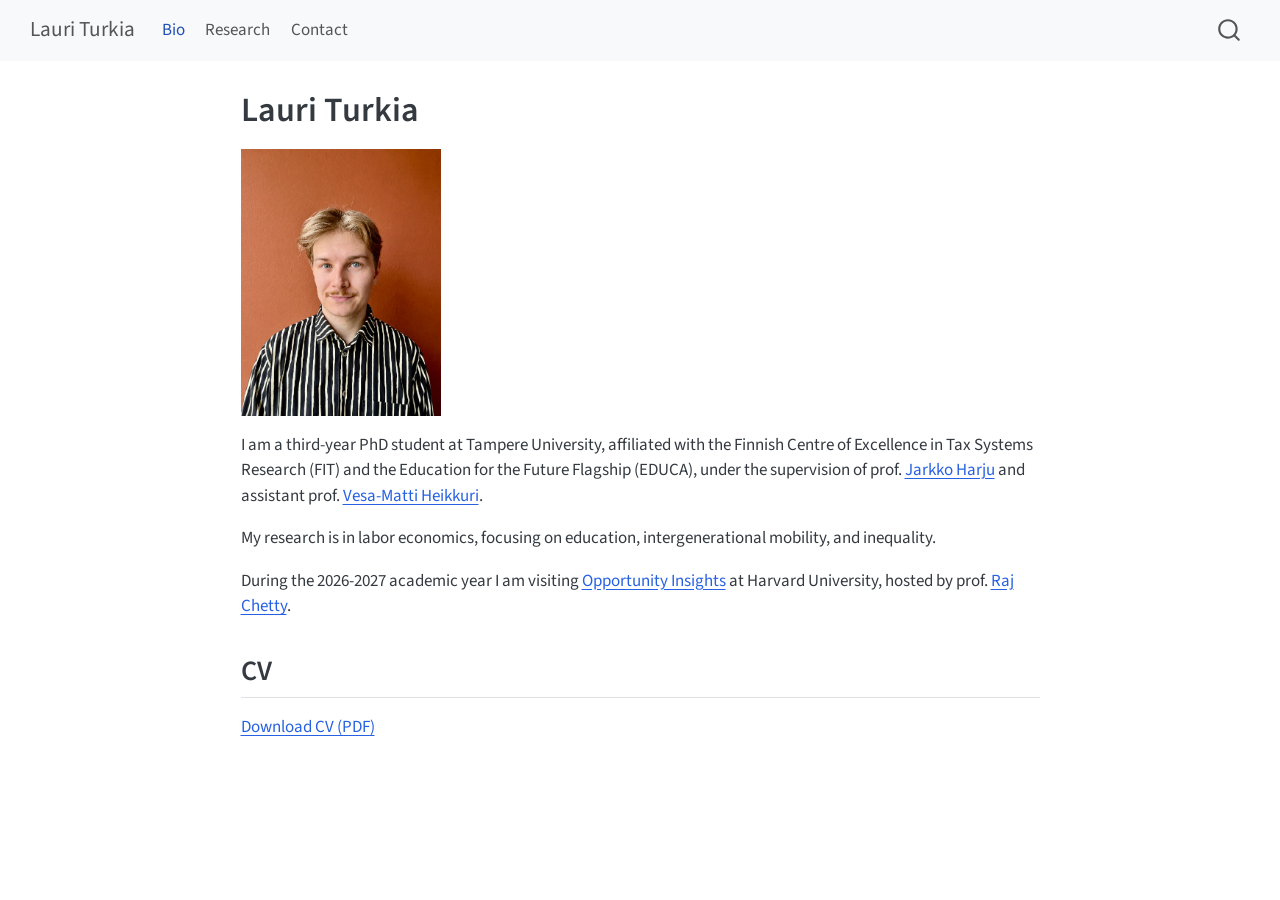
<file: docs/index.html>
<!DOCTYPE html>
<html xmlns="http://www.w3.org/1999/xhtml" lang="en" xml:lang="en"><head>

<meta charset="utf-8">
<meta name="generator" content="quarto-1.10.18">

<meta name="viewport" content="width=device-width, initial-scale=1.0, user-scalable=yes">

<meta name="description" content="Lauri Turkia is a PhD candidate in economics at Tampere University, currently visiting Opportunity Insights at Harvard University.">

<title>Lauri Turkia</title>
<style>
/* Default styles provided by pandoc.
** See https://pandoc.org/MANUAL.html#variables-for-html for config info.
*/
span.smallcaps{font-variant: small-caps;}
div.columns{display: flex; gap: 1.5em;}
div.column{flex: auto;}
@media screen {
div.columns{gap: min(4vw, 1.5em);}
div.column{overflow-x: auto;}
}
div.hanging-indent{margin-left: 1.5em; text-indent: -1.5em;}
ul.task-list{list-style: none;}
ul.task-list li input[type="checkbox"] {
  width: 0.8em;
  margin: 0 0.8em 0.2em -1em; /* quarto-specific, see https://github.com/quarto-dev/quarto-cli/issues/4556 */ 
  vertical-align: middle;
}
</style>


<script src="site_libs/quarto-nav/quarto-nav.js"></script>
<script src="site_libs/quarto-nav/headroom.min.js"></script>
<script src="site_libs/clipboard/clipboard.min.js"></script>
<script src="site_libs/quarto-search/autocomplete.umd.js"></script>
<script src="site_libs/quarto-search/fuse.min.js"></script>
<script src="site_libs/quarto-search/quarto-search.js"></script>
<meta name="quarto:offset" content="./">
<link href="./favicon.svg" rel="icon" type="image/svg+xml">
<script src="site_libs/quarto-html/quarto.js" type="module"></script>
<script src="site_libs/quarto-html/tabsets/tabsets.js" type="module"></script>
<script src="site_libs/quarto-html/popper.min.js"></script>
<script src="site_libs/quarto-html/tippy.umd.min.js"></script>
<script src="site_libs/quarto-html/anchor.min.js"></script>
<link href="site_libs/quarto-html/tippy.css" rel="stylesheet">
<link href="site_libs/quarto-html/quarto-syntax-highlighting-64a204ab8560d761af7679ceaba22944.css" rel="stylesheet" id="quarto-text-highlighting-styles">
<script src="site_libs/bootstrap/bootstrap.min.js"></script>
<link href="site_libs/bootstrap/bootstrap-icons.css" rel="stylesheet">
<link href="site_libs/bootstrap/bootstrap-445b8638c3d06994fee0907d791121c4.min.css" rel="stylesheet" append-hash="true" id="quarto-bootstrap" data-mode="light">
<script id="quarto-search-options" type="application/json">{
  "location": "navbar",
  "copy-button": false,
  "collapse-after": 3,
  "panel-placement": "end",
  "type": "overlay",
  "limit": 50,
  "keyboard-shortcut": [
    "f",
    "/",
    "s"
  ],
  "show-item-context": false,
  "language": {
    "search-no-results-text": "No results",
    "search-matching-documents-text": "matching documents",
    "search-copy-link-title": "Copy link to search",
    "search-hide-matches-text": "Hide additional matches",
    "search-more-match-text": "more match in this document",
    "search-more-matches-text": "more matches in this document",
    "search-clear-button-title": "Clear",
    "search-text-placeholder": "",
    "search-detached-cancel-button-title": "Cancel",
    "search-submit-button-title": "Submit",
    "search-label": "Search"
  }
}</script>
<meta name="google-site-verification" content="ysDZIbPAjcuMIxmdRklNIDM61VozTnlJfnB-rKzfzew">


<link rel="stylesheet" href="styles.css">
<meta property="og:title" content="Lauri Turkia">
<meta property="og:description" content="Lauri Turkia is a PhD candidate in economics at Tampere University, currently visiting Opportunity Insights at Harvard University.">
<meta property="og:image" content="https://lateziii.github.io/LauriTurkia.jpg">
<meta property="og:site_name" content="Lauri Turkia">
<meta name="twitter:title" content="Lauri Turkia">
<meta name="twitter:description" content="Lauri Turkia is a PhD candidate in economics at Tampere University, currently visiting Opportunity Insights at Harvard University.">
<meta name="twitter:image" content="https://lateziii.github.io/LauriTurkia.jpg">
<meta name="twitter:card" content="summary_large_image">
</head>

<body class="nav-fixed fullcontent quarto-light">

<div id="quarto-search-results"></div>
  <header id="quarto-header" class="headroom fixed-top">
    <nav class="navbar navbar-expand-lg " data-bs-theme="dark">
      <div class="navbar-container container-fluid">
      <div class="navbar-brand-container mx-auto">
    <a class="navbar-brand" href="./index.html">
    <span class="navbar-title">Lauri Turkia</span>
    </a>
  </div>
            <div id="quarto-search" class="" title="Search"></div>
          <button class="navbar-toggler" type="button" data-bs-toggle="collapse" data-bs-target="#navbarCollapse" aria-controls="navbarCollapse" role="menu" aria-expanded="false" aria-label="Toggle navigation" onclick="if (window.quartoToggleHeadroom) { window.quartoToggleHeadroom(); }">
  <span class="navbar-toggler-icon"></span>
</button>
          <div class="collapse navbar-collapse" id="navbarCollapse">
            <ul class="navbar-nav navbar-nav-scroll me-auto">
  <li class="nav-item">
    <a class="nav-link active" href="./index.html" aria-current="page"> 
<span class="menu-text">Bio</span></a>
  </li>  
  <li class="nav-item">
    <a class="nav-link" href="./research.html"> 
<span class="menu-text">Research</span></a>
  </li>  
  <li class="nav-item">
    <a class="nav-link" href="./contact.html"> 
<span class="menu-text">Contact</span></a>
  </li>  
</ul>
          </div> <!-- /navcollapse -->
            <div class="quarto-navbar-tools">
</div>
      </div> <!-- /container-fluid -->
    </nav>
</header>
<!-- content -->
<div id="quarto-content" class="quarto-container page-columns page-rows-contents page-layout-article page-navbar">
<!-- sidebar -->
<!-- margin-sidebar -->
    
<!-- main -->
<main class="content" id="quarto-document-content">

<header id="title-block-header" class="quarto-title-block default">
<div class="quarto-title">
<h1 class="title">Lauri Turkia</h1>
</div>

<div>
  <div class="description">
    Lauri Turkia is a PhD candidate in economics at Tampere University, currently visiting Opportunity Insights at Harvard University.
  </div>
</div>


<div class="quarto-title-meta">

    
  
    
  </div>
  


</header>


<p><img src="LauriTurkia.jpg" class="img-fluid" width="200"></p>
<p>I am a third-year PhD student at Tampere University, affiliated with the Finnish Centre of Excellence in Tax Systems Research (FIT) and the Education for the Future Flagship (EDUCA), under the supervision of prof. <a href="https://sites.google.com/view/jarkkoharju/home">Jarkko Harju</a> and assistant prof. <a href="https://www.vesamattiheikkuri.com">Vesa-Matti Heikkuri</a>.</p>
<p>My research is in labor economics, focusing on education, intergenerational mobility, and inequality.</p>
<p>During the 2026-2027 academic year I am visiting <a href="https://opportunityinsights.org/">Opportunity Insights</a> at Harvard University, hosted by prof. <a href="https://rajchetty.com/">Raj Chetty</a>.</p>
<section id="cv" class="level2">
<h2 class="anchored" data-anchor-id="cv">CV</h2>
<p><a href="cv.pdf">Download CV (PDF)</a></p>


</section>

</main> <!-- /main -->
<script id="quarto-html-after-body" type="application/javascript">
  window.document.addEventListener("DOMContentLoaded", function (event) {
    const icon = "";
    const anchorJS = new window.AnchorJS();
    anchorJS.options = {
      placement: 'right',
      icon: icon
    };
    anchorJS.add('.anchored');
    const isCodeAnnotation = (el) => {
      for (const clz of el.classList) {
        if (clz.startsWith('code-annotation-')) {                     
          return true;
        }
      }
      return false;
    }
    const onCopySuccess = function(e) {
      // button target
      const button = e.trigger;
      // don't keep focus
      button.blur();
      // flash "checked"
      button.classList.add('code-copy-button-checked');
      var currentTitle = button.getAttribute("title");
      button.setAttribute("title", "Copied!");
      let tooltip;
      if (window.bootstrap) {
        button.setAttribute("data-bs-toggle", "tooltip");
        button.setAttribute("data-bs-placement", "left");
        button.setAttribute("data-bs-title", "Copied!");
        tooltip = new bootstrap.Tooltip(button, 
          { trigger: "manual", 
            customClass: "code-copy-button-tooltip",
            offset: [0, -8]});
        tooltip.show();    
      }
      setTimeout(function() {
        if (tooltip) {
          tooltip.hide();
          button.removeAttribute("data-bs-title");
          button.removeAttribute("data-bs-toggle");
          button.removeAttribute("data-bs-placement");
        }
        button.setAttribute("title", currentTitle);
        button.classList.remove('code-copy-button-checked');
      }, 1000);
      // clear code selection
      e.clearSelection();
    }
    const getTextToCopy = function(trigger) {
      const outerScaffold = trigger.parentElement.cloneNode(true);
      const codeEl = outerScaffold.querySelector('code');
      for (const childEl of codeEl.children) {
        if (isCodeAnnotation(childEl)) {
          childEl.remove();
        }
      }
      return codeEl.innerText;
    }
    const clipboard = new window.ClipboardJS('.code-copy-button:not([data-in-quarto-modal])', {
      text: getTextToCopy
    });
    clipboard.on('success', onCopySuccess);
    if (window.document.getElementById('quarto-embedded-source-code-modal')) {
      const clipboardModal = new window.ClipboardJS('.code-copy-button[data-in-quarto-modal]', {
        text: getTextToCopy,
        container: window.document.getElementById('quarto-embedded-source-code-modal')
      });
      clipboardModal.on('success', onCopySuccess);
    }
      var localhostRegex = new RegExp(/^(?:http|https):\/\/localhost\:?[0-9]*\//);
      var mailtoRegex = new RegExp(/^mailto:/);
        var filterRegex = new RegExp("https:\/\/lateziii\.github\.io");
      var isInternal = (href) => {
          return filterRegex.test(href) || localhostRegex.test(href) || mailtoRegex.test(href);
      }
      // Inspect non-navigation links and adorn them if external
     var links = window.document.querySelectorAll('a[href]:not(.nav-link):not(.navbar-brand):not(.toc-action):not(.sidebar-link):not(.sidebar-item-toggle):not(.pagination-link):not(.no-external):not([aria-hidden]):not(.dropdown-item):not(.quarto-navigation-tool):not(.about-link)');
      for (var i=0; i<links.length; i++) {
        const link = links[i];
        if (!isInternal(link.href)) {
          // undo the damage that might have been done by quarto-nav.js in the case of
          // links that we want to consider external
          if (link.dataset.originalHref !== undefined) {
            link.href = link.dataset.originalHref;
          }
        }
      }
    function tippyHover(el, contentFn, onTriggerFn, onUntriggerFn) {
      const config = {
        allowHTML: true,
        maxWidth: 500,
        delay: 100,
        arrow: false,
        appendTo: function(el) {
            return el.parentElement;
        },
        interactive: true,
        interactiveBorder: 10,
        theme: 'quarto',
        placement: 'bottom-start',
      };
      if (contentFn) {
        config.content = contentFn;
      }
      if (onTriggerFn) {
        config.onTrigger = onTriggerFn;
      }
      if (onUntriggerFn) {
        config.onUntrigger = onUntriggerFn;
      }
      window.tippy(el, config); 
    }
    const noterefs = window.document.querySelectorAll('a[role="doc-noteref"]');
    for (var i=0; i<noterefs.length; i++) {
      const ref = noterefs[i];
      tippyHover(ref, function() {
        // use id or data attribute instead here
        let href = ref.getAttribute('data-footnote-href') || ref.getAttribute('href');
        try { href = new URL(href).hash; } catch {}
        const id = href.replace(/^#\/?/, "");
        const note = window.document.getElementById(id);
        if (note) {
          return note.innerHTML;
        } else {
          return "";
        }
      });
    }
    const xrefs = window.document.querySelectorAll('a.quarto-xref');
    const processXRef = (id, note) => {
      // Strip column container classes
      const stripColumnClz = (el) => {
        el.classList.remove("page-full", "page-columns");
        if (el.children) {
          for (const child of el.children) {
            stripColumnClz(child);
          }
        }
      }
      stripColumnClz(note)
      if (id === null || id.startsWith('sec-')) {
        // Special case sections, only their first couple elements
        const container = document.createElement("div");
        if (note.children && note.children.length > 2) {
          container.appendChild(note.children[0].cloneNode(true));
          for (let i = 1; i < note.children.length; i++) {
            const child = note.children[i];
            if (child.tagName === "P" && child.innerText === "") {
              continue;
            } else {
              container.appendChild(child.cloneNode(true));
              break;
            }
          }
          if (window.Quarto?.typesetMath) {
            window.Quarto.typesetMath(container);
          }
          return container.innerHTML
        } else {
          if (window.Quarto?.typesetMath) {
            window.Quarto.typesetMath(note);
          }
          return note.innerHTML;
        }
      } else {
        // Remove any anchor links if they are present
        const anchorLink = note.querySelector('a.anchorjs-link');
        if (anchorLink) {
          anchorLink.remove();
        }
        if (window.Quarto?.typesetMath) {
          window.Quarto.typesetMath(note);
        }
        if (note.classList.contains("callout")) {
          return note.outerHTML;
        } else {
          return note.innerHTML;
        }
      }
    }
    for (var i=0; i<xrefs.length; i++) {
      const xref = xrefs[i];
      tippyHover(xref, undefined, function(instance) {
        instance.disable();
        let url = xref.getAttribute('href');
        let hash = undefined; 
        if (url.startsWith('#')) {
          hash = url;
        } else {
          try { hash = new URL(url).hash; } catch {}
        }
        if (hash) {
          const id = hash.replace(/^#\/?/, "");
          const note = window.document.getElementById(id);
          if (note !== null) {
            try {
              const html = processXRef(id, note.cloneNode(true));
              instance.setContent(html);
            } finally {
              instance.enable();
              instance.show();
            }
          } else {
            // See if we can fetch this
            fetch(url.split('#')[0])
            .then(res => res.text())
            .then(html => {
              const parser = new DOMParser();
              const htmlDoc = parser.parseFromString(html, "text/html");
              const note = htmlDoc.getElementById(id);
              if (note !== null) {
                const html = processXRef(id, note);
                instance.setContent(html);
              } 
            }).finally(() => {
              instance.enable();
              instance.show();
            });
          }
        } else {
          // See if we can fetch a full url (with no hash to target)
          // This is a special case and we should probably do some content thinning / targeting
          fetch(url)
          .then(res => res.text())
          .then(html => {
            const parser = new DOMParser();
            const htmlDoc = parser.parseFromString(html, "text/html");
            const note = htmlDoc.querySelector('main.content');
            if (note !== null) {
              // This should only happen for chapter cross references
              // (since there is no id in the URL)
              // remove the first header
              if (note.children.length > 0 && note.children[0].tagName === "HEADER") {
                note.children[0].remove();
              }
              const html = processXRef(null, note);
              instance.setContent(html);
            } 
          }).finally(() => {
            instance.enable();
            instance.show();
          });
        }
      }, function(instance) {
      });
    }
        let selectedAnnoteEl;
        const selectorForAnnotation = ( cell, annotation) => {
          let cellAttr = 'data-code-cell="' + cell + '"';
          let lineAttr = 'data-code-annotation="' +  annotation + '"';
          const selector = 'span[' + cellAttr + '][' + lineAttr + ']';
          return selector;
        }
        const selectCodeLines = (annoteEl) => {
          const doc = window.document;
          const targetCell = annoteEl.getAttribute("data-target-cell");
          const targetAnnotation = annoteEl.getAttribute("data-target-annotation");
          const annoteSpan = window.document.querySelector(selectorForAnnotation(targetCell, targetAnnotation));
          const lines = annoteSpan.getAttribute("data-code-lines").split(",");
          const lineIds = lines.map((line) => {
            return targetCell + "-" + line;
          })
          let top = null;
          let height = null;
          let parent = null;
          if (lineIds.length > 0) {
              //compute the position of the single el (top and bottom and make a div)
              const el = window.document.getElementById(lineIds[0]);
              top = el.offsetTop;
              height = el.offsetHeight;
              parent = el.parentElement.parentElement;
            if (lineIds.length > 1) {
              const lastEl = window.document.getElementById(lineIds[lineIds.length - 1]);
              const bottom = lastEl.offsetTop + lastEl.offsetHeight;
              height = bottom - top;
            }
            if (top !== null && height !== null && parent !== null) {
              // cook up a div (if necessary) and position it 
              let div = window.document.getElementById("code-annotation-line-highlight");
              if (div === null) {
                div = window.document.createElement("div");
                div.setAttribute("id", "code-annotation-line-highlight");
                div.style.position = 'absolute';
                parent.appendChild(div);
              }
              div.style.top = top - 2 + "px";
              div.style.height = height + 4 + "px";
              div.style.left = 0;
              let gutterDiv = window.document.getElementById("code-annotation-line-highlight-gutter");
              if (gutterDiv === null) {
                gutterDiv = window.document.createElement("div");
                gutterDiv.setAttribute("id", "code-annotation-line-highlight-gutter");
                gutterDiv.style.position = 'absolute';
                const codeCell = window.document.getElementById(targetCell);
                const gutter = codeCell.querySelector('.code-annotation-gutter');
                gutter.appendChild(gutterDiv);
              }
              gutterDiv.style.top = top - 2 + "px";
              gutterDiv.style.height = height + 4 + "px";
            }
            selectedAnnoteEl = annoteEl;
          }
        };
        const unselectCodeLines = () => {
          const elementsIds = ["code-annotation-line-highlight", "code-annotation-line-highlight-gutter"];
          elementsIds.forEach((elId) => {
            const div = window.document.getElementById(elId);
            if (div) {
              div.remove();
            }
          });
          selectedAnnoteEl = undefined;
        };
          // Handle positioning of the toggle
      window.addEventListener(
        "resize",
        throttle(() => {
          elRect = undefined;
          if (selectedAnnoteEl) {
            selectCodeLines(selectedAnnoteEl);
          }
        }, 10)
      );
      function throttle(fn, ms) {
      let throttle = false;
      let timer;
        return (...args) => {
          if(!throttle) { // first call gets through
              fn.apply(this, args);
              throttle = true;
          } else { // all the others get throttled
              if(timer) clearTimeout(timer); // cancel #2
              timer = setTimeout(() => {
                fn.apply(this, args);
                timer = throttle = false;
              }, ms);
          }
        };
      }
        // Attach click handler to the DT
        const annoteDls = window.document.querySelectorAll('dt[data-target-cell]');
        for (const annoteDlNode of annoteDls) {
          annoteDlNode.addEventListener('click', (event) => {
            const clickedEl = event.target;
            if (clickedEl !== selectedAnnoteEl) {
              unselectCodeLines();
              const activeEl = window.document.querySelector('dt[data-target-cell].code-annotation-active');
              if (activeEl) {
                activeEl.classList.remove('code-annotation-active');
              }
              selectCodeLines(clickedEl);
              clickedEl.classList.add('code-annotation-active');
            } else {
              // Unselect the line
              unselectCodeLines();
              clickedEl.classList.remove('code-annotation-active');
            }
          });
        }
    const findCites = (el) => {
      const parentEl = el.parentElement;
      if (parentEl) {
        const cites = parentEl.dataset.cites;
        if (cites) {
          return {
            el,
            cites: cites.split(' ')
          };
        } else {
          return findCites(el.parentElement)
        }
      } else {
        return undefined;
      }
    };
    var bibliorefs = window.document.querySelectorAll('a[role="doc-biblioref"]');
    for (var i=0; i<bibliorefs.length; i++) {
      const ref = bibliorefs[i];
      const citeInfo = findCites(ref);
      if (citeInfo) {
        tippyHover(citeInfo.el, function() {
          var popup = window.document.createElement('div');
          citeInfo.cites.forEach(function(cite) {
            var citeDiv = window.document.createElement('div');
            citeDiv.classList.add('hanging-indent');
            citeDiv.classList.add('csl-entry');
            var biblioDiv = window.document.getElementById('ref-' + cite);
            if (biblioDiv) {
              citeDiv.innerHTML = biblioDiv.innerHTML;
            }
            popup.appendChild(citeDiv);
          });
          return popup.innerHTML;
        });
      }
    }
  });
  </script>
</div> <!-- /content -->




</body></html>
</file>
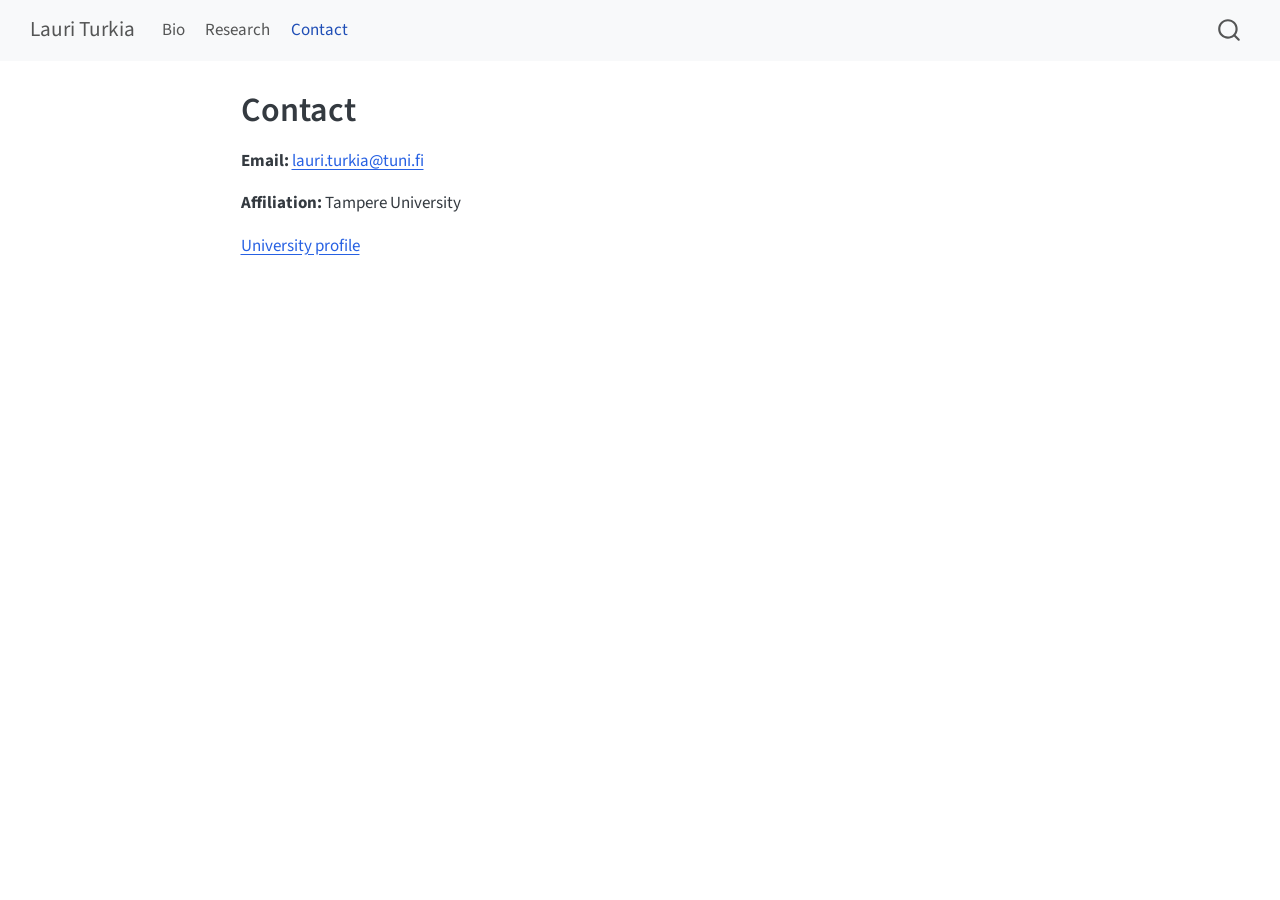
<file: docs/contact.html>
<!DOCTYPE html>
<html xmlns="http://www.w3.org/1999/xhtml" lang="en" xml:lang="en"><head>

<meta charset="utf-8">
<meta name="generator" content="quarto-1.10.18">

<meta name="viewport" content="width=device-width, initial-scale=1.0, user-scalable=yes">

<meta name="description" content="Contact details and links for Lauri Turkia.">

<title>Contact – Lauri Turkia</title>
<style>
/* Default styles provided by pandoc.
** See https://pandoc.org/MANUAL.html#variables-for-html for config info.
*/
span.smallcaps{font-variant: small-caps;}
div.columns{display: flex; gap: 1.5em;}
div.column{flex: auto;}
@media screen {
div.columns{gap: min(4vw, 1.5em);}
div.column{overflow-x: auto;}
}
div.hanging-indent{margin-left: 1.5em; text-indent: -1.5em;}
ul.task-list{list-style: none;}
ul.task-list li input[type="checkbox"] {
  width: 0.8em;
  margin: 0 0.8em 0.2em -1em; /* quarto-specific, see https://github.com/quarto-dev/quarto-cli/issues/4556 */ 
  vertical-align: middle;
}
</style>


<script src="site_libs/quarto-nav/quarto-nav.js"></script>
<script src="site_libs/quarto-nav/headroom.min.js"></script>
<script src="site_libs/clipboard/clipboard.min.js"></script>
<script src="site_libs/quarto-search/autocomplete.umd.js"></script>
<script src="site_libs/quarto-search/fuse.min.js"></script>
<script src="site_libs/quarto-search/quarto-search.js"></script>
<meta name="quarto:offset" content="./">
<link href="./favicon.svg" rel="icon" type="image/svg+xml">
<script src="site_libs/quarto-html/quarto.js" type="module"></script>
<script src="site_libs/quarto-html/tabsets/tabsets.js" type="module"></script>
<script src="site_libs/quarto-html/popper.min.js"></script>
<script src="site_libs/quarto-html/tippy.umd.min.js"></script>
<script src="site_libs/quarto-html/anchor.min.js"></script>
<link href="site_libs/quarto-html/tippy.css" rel="stylesheet">
<link href="site_libs/quarto-html/quarto-syntax-highlighting-64a204ab8560d761af7679ceaba22944.css" rel="stylesheet" id="quarto-text-highlighting-styles">
<script src="site_libs/bootstrap/bootstrap.min.js"></script>
<link href="site_libs/bootstrap/bootstrap-icons.css" rel="stylesheet">
<link href="site_libs/bootstrap/bootstrap-445b8638c3d06994fee0907d791121c4.min.css" rel="stylesheet" append-hash="true" id="quarto-bootstrap" data-mode="light">
<script id="quarto-search-options" type="application/json">{
  "location": "navbar",
  "copy-button": false,
  "collapse-after": 3,
  "panel-placement": "end",
  "type": "overlay",
  "limit": 50,
  "keyboard-shortcut": [
    "f",
    "/",
    "s"
  ],
  "show-item-context": false,
  "language": {
    "search-no-results-text": "No results",
    "search-matching-documents-text": "matching documents",
    "search-copy-link-title": "Copy link to search",
    "search-hide-matches-text": "Hide additional matches",
    "search-more-match-text": "more match in this document",
    "search-more-matches-text": "more matches in this document",
    "search-clear-button-title": "Clear",
    "search-text-placeholder": "",
    "search-detached-cancel-button-title": "Cancel",
    "search-submit-button-title": "Submit",
    "search-label": "Search"
  }
}</script>
<meta name="google-site-verification" content="ysDZIbPAjcuMIxmdRklNIDM61VozTnlJfnB-rKzfzew">


<link rel="stylesheet" href="styles.css">
<meta property="og:title" content="Contact – Lauri Turkia">
<meta property="og:description" content="Contact details and links for Lauri Turkia.">
<meta property="og:image" content="https://lateziii.github.io/LauriTurkia.jpg">
<meta property="og:site_name" content="Lauri Turkia">
<meta name="twitter:title" content="Contact – Lauri Turkia">
<meta name="twitter:description" content="Contact details and links for Lauri Turkia.">
<meta name="twitter:image" content="https://lateziii.github.io/LauriTurkia.jpg">
<meta name="twitter:card" content="summary_large_image">
</head>

<body class="nav-fixed fullcontent quarto-light">

<div id="quarto-search-results"></div>
  <header id="quarto-header" class="headroom fixed-top">
    <nav class="navbar navbar-expand-lg " data-bs-theme="dark">
      <div class="navbar-container container-fluid">
      <div class="navbar-brand-container mx-auto">
    <a class="navbar-brand" href="./index.html">
    <span class="navbar-title">Lauri Turkia</span>
    </a>
  </div>
            <div id="quarto-search" class="" title="Search"></div>
          <button class="navbar-toggler" type="button" data-bs-toggle="collapse" data-bs-target="#navbarCollapse" aria-controls="navbarCollapse" role="menu" aria-expanded="false" aria-label="Toggle navigation" onclick="if (window.quartoToggleHeadroom) { window.quartoToggleHeadroom(); }">
  <span class="navbar-toggler-icon"></span>
</button>
          <div class="collapse navbar-collapse" id="navbarCollapse">
            <ul class="navbar-nav navbar-nav-scroll me-auto">
  <li class="nav-item">
    <a class="nav-link" href="./index.html"> 
<span class="menu-text">Bio</span></a>
  </li>  
  <li class="nav-item">
    <a class="nav-link" href="./research.html"> 
<span class="menu-text">Research</span></a>
  </li>  
  <li class="nav-item">
    <a class="nav-link active" href="./contact.html" aria-current="page"> 
<span class="menu-text">Contact</span></a>
  </li>  
</ul>
          </div> <!-- /navcollapse -->
            <div class="quarto-navbar-tools">
</div>
      </div> <!-- /container-fluid -->
    </nav>
</header>
<!-- content -->
<div id="quarto-content" class="quarto-container page-columns page-rows-contents page-layout-article page-navbar">
<!-- sidebar -->
<!-- margin-sidebar -->
    
<!-- main -->
<main class="content" id="quarto-document-content">

<header id="title-block-header" class="quarto-title-block default">
<div class="quarto-title">
<h1 class="title">Contact</h1>
</div>

<div>
  <div class="description">
    Contact details and links for Lauri Turkia.
  </div>
</div>


<div class="quarto-title-meta">

    
  
    
  </div>
  


</header>


<p><strong>Email:</strong> <a href="mailto:lauri.turkia@tuni.fi">lauri.turkia@tuni.fi</a></p>
<p><strong>Affiliation:</strong> Tampere University</p>
<p><a href="https://www.tuni.fi/fi/ihmiset/lauri-turkia">University profile</a></p>



</main> <!-- /main -->
<script id="quarto-html-after-body" type="application/javascript">
  window.document.addEventListener("DOMContentLoaded", function (event) {
    const icon = "";
    const anchorJS = new window.AnchorJS();
    anchorJS.options = {
      placement: 'right',
      icon: icon
    };
    anchorJS.add('.anchored');
    const isCodeAnnotation = (el) => {
      for (const clz of el.classList) {
        if (clz.startsWith('code-annotation-')) {                     
          return true;
        }
      }
      return false;
    }
    const onCopySuccess = function(e) {
      // button target
      const button = e.trigger;
      // don't keep focus
      button.blur();
      // flash "checked"
      button.classList.add('code-copy-button-checked');
      var currentTitle = button.getAttribute("title");
      button.setAttribute("title", "Copied!");
      let tooltip;
      if (window.bootstrap) {
        button.setAttribute("data-bs-toggle", "tooltip");
        button.setAttribute("data-bs-placement", "left");
        button.setAttribute("data-bs-title", "Copied!");
        tooltip = new bootstrap.Tooltip(button, 
          { trigger: "manual", 
            customClass: "code-copy-button-tooltip",
            offset: [0, -8]});
        tooltip.show();    
      }
      setTimeout(function() {
        if (tooltip) {
          tooltip.hide();
          button.removeAttribute("data-bs-title");
          button.removeAttribute("data-bs-toggle");
          button.removeAttribute("data-bs-placement");
        }
        button.setAttribute("title", currentTitle);
        button.classList.remove('code-copy-button-checked');
      }, 1000);
      // clear code selection
      e.clearSelection();
    }
    const getTextToCopy = function(trigger) {
      const outerScaffold = trigger.parentElement.cloneNode(true);
      const codeEl = outerScaffold.querySelector('code');
      for (const childEl of codeEl.children) {
        if (isCodeAnnotation(childEl)) {
          childEl.remove();
        }
      }
      return codeEl.innerText;
    }
    const clipboard = new window.ClipboardJS('.code-copy-button:not([data-in-quarto-modal])', {
      text: getTextToCopy
    });
    clipboard.on('success', onCopySuccess);
    if (window.document.getElementById('quarto-embedded-source-code-modal')) {
      const clipboardModal = new window.ClipboardJS('.code-copy-button[data-in-quarto-modal]', {
        text: getTextToCopy,
        container: window.document.getElementById('quarto-embedded-source-code-modal')
      });
      clipboardModal.on('success', onCopySuccess);
    }
      var localhostRegex = new RegExp(/^(?:http|https):\/\/localhost\:?[0-9]*\//);
      var mailtoRegex = new RegExp(/^mailto:/);
        var filterRegex = new RegExp("https:\/\/lateziii\.github\.io");
      var isInternal = (href) => {
          return filterRegex.test(href) || localhostRegex.test(href) || mailtoRegex.test(href);
      }
      // Inspect non-navigation links and adorn them if external
     var links = window.document.querySelectorAll('a[href]:not(.nav-link):not(.navbar-brand):not(.toc-action):not(.sidebar-link):not(.sidebar-item-toggle):not(.pagination-link):not(.no-external):not([aria-hidden]):not(.dropdown-item):not(.quarto-navigation-tool):not(.about-link)');
      for (var i=0; i<links.length; i++) {
        const link = links[i];
        if (!isInternal(link.href)) {
          // undo the damage that might have been done by quarto-nav.js in the case of
          // links that we want to consider external
          if (link.dataset.originalHref !== undefined) {
            link.href = link.dataset.originalHref;
          }
        }
      }
    function tippyHover(el, contentFn, onTriggerFn, onUntriggerFn) {
      const config = {
        allowHTML: true,
        maxWidth: 500,
        delay: 100,
        arrow: false,
        appendTo: function(el) {
            return el.parentElement;
        },
        interactive: true,
        interactiveBorder: 10,
        theme: 'quarto',
        placement: 'bottom-start',
      };
      if (contentFn) {
        config.content = contentFn;
      }
      if (onTriggerFn) {
        config.onTrigger = onTriggerFn;
      }
      if (onUntriggerFn) {
        config.onUntrigger = onUntriggerFn;
      }
      window.tippy(el, config); 
    }
    const noterefs = window.document.querySelectorAll('a[role="doc-noteref"]');
    for (var i=0; i<noterefs.length; i++) {
      const ref = noterefs[i];
      tippyHover(ref, function() {
        // use id or data attribute instead here
        let href = ref.getAttribute('data-footnote-href') || ref.getAttribute('href');
        try { href = new URL(href).hash; } catch {}
        const id = href.replace(/^#\/?/, "");
        const note = window.document.getElementById(id);
        if (note) {
          return note.innerHTML;
        } else {
          return "";
        }
      });
    }
    const xrefs = window.document.querySelectorAll('a.quarto-xref');
    const processXRef = (id, note) => {
      // Strip column container classes
      const stripColumnClz = (el) => {
        el.classList.remove("page-full", "page-columns");
        if (el.children) {
          for (const child of el.children) {
            stripColumnClz(child);
          }
        }
      }
      stripColumnClz(note)
      if (id === null || id.startsWith('sec-')) {
        // Special case sections, only their first couple elements
        const container = document.createElement("div");
        if (note.children && note.children.length > 2) {
          container.appendChild(note.children[0].cloneNode(true));
          for (let i = 1; i < note.children.length; i++) {
            const child = note.children[i];
            if (child.tagName === "P" && child.innerText === "") {
              continue;
            } else {
              container.appendChild(child.cloneNode(true));
              break;
            }
          }
          if (window.Quarto?.typesetMath) {
            window.Quarto.typesetMath(container);
          }
          return container.innerHTML
        } else {
          if (window.Quarto?.typesetMath) {
            window.Quarto.typesetMath(note);
          }
          return note.innerHTML;
        }
      } else {
        // Remove any anchor links if they are present
        const anchorLink = note.querySelector('a.anchorjs-link');
        if (anchorLink) {
          anchorLink.remove();
        }
        if (window.Quarto?.typesetMath) {
          window.Quarto.typesetMath(note);
        }
        if (note.classList.contains("callout")) {
          return note.outerHTML;
        } else {
          return note.innerHTML;
        }
      }
    }
    for (var i=0; i<xrefs.length; i++) {
      const xref = xrefs[i];
      tippyHover(xref, undefined, function(instance) {
        instance.disable();
        let url = xref.getAttribute('href');
        let hash = undefined; 
        if (url.startsWith('#')) {
          hash = url;
        } else {
          try { hash = new URL(url).hash; } catch {}
        }
        if (hash) {
          const id = hash.replace(/^#\/?/, "");
          const note = window.document.getElementById(id);
          if (note !== null) {
            try {
              const html = processXRef(id, note.cloneNode(true));
              instance.setContent(html);
            } finally {
              instance.enable();
              instance.show();
            }
          } else {
            // See if we can fetch this
            fetch(url.split('#')[0])
            .then(res => res.text())
            .then(html => {
              const parser = new DOMParser();
              const htmlDoc = parser.parseFromString(html, "text/html");
              const note = htmlDoc.getElementById(id);
              if (note !== null) {
                const html = processXRef(id, note);
                instance.setContent(html);
              } 
            }).finally(() => {
              instance.enable();
              instance.show();
            });
          }
        } else {
          // See if we can fetch a full url (with no hash to target)
          // This is a special case and we should probably do some content thinning / targeting
          fetch(url)
          .then(res => res.text())
          .then(html => {
            const parser = new DOMParser();
            const htmlDoc = parser.parseFromString(html, "text/html");
            const note = htmlDoc.querySelector('main.content');
            if (note !== null) {
              // This should only happen for chapter cross references
              // (since there is no id in the URL)
              // remove the first header
              if (note.children.length > 0 && note.children[0].tagName === "HEADER") {
                note.children[0].remove();
              }
              const html = processXRef(null, note);
              instance.setContent(html);
            } 
          }).finally(() => {
            instance.enable();
            instance.show();
          });
        }
      }, function(instance) {
      });
    }
        let selectedAnnoteEl;
        const selectorForAnnotation = ( cell, annotation) => {
          let cellAttr = 'data-code-cell="' + cell + '"';
          let lineAttr = 'data-code-annotation="' +  annotation + '"';
          const selector = 'span[' + cellAttr + '][' + lineAttr + ']';
          return selector;
        }
        const selectCodeLines = (annoteEl) => {
          const doc = window.document;
          const targetCell = annoteEl.getAttribute("data-target-cell");
          const targetAnnotation = annoteEl.getAttribute("data-target-annotation");
          const annoteSpan = window.document.querySelector(selectorForAnnotation(targetCell, targetAnnotation));
          const lines = annoteSpan.getAttribute("data-code-lines").split(",");
          const lineIds = lines.map((line) => {
            return targetCell + "-" + line;
          })
          let top = null;
          let height = null;
          let parent = null;
          if (lineIds.length > 0) {
              //compute the position of the single el (top and bottom and make a div)
              const el = window.document.getElementById(lineIds[0]);
              top = el.offsetTop;
              height = el.offsetHeight;
              parent = el.parentElement.parentElement;
            if (lineIds.length > 1) {
              const lastEl = window.document.getElementById(lineIds[lineIds.length - 1]);
              const bottom = lastEl.offsetTop + lastEl.offsetHeight;
              height = bottom - top;
            }
            if (top !== null && height !== null && parent !== null) {
              // cook up a div (if necessary) and position it 
              let div = window.document.getElementById("code-annotation-line-highlight");
              if (div === null) {
                div = window.document.createElement("div");
                div.setAttribute("id", "code-annotation-line-highlight");
                div.style.position = 'absolute';
                parent.appendChild(div);
              }
              div.style.top = top - 2 + "px";
              div.style.height = height + 4 + "px";
              div.style.left = 0;
              let gutterDiv = window.document.getElementById("code-annotation-line-highlight-gutter");
              if (gutterDiv === null) {
                gutterDiv = window.document.createElement("div");
                gutterDiv.setAttribute("id", "code-annotation-line-highlight-gutter");
                gutterDiv.style.position = 'absolute';
                const codeCell = window.document.getElementById(targetCell);
                const gutter = codeCell.querySelector('.code-annotation-gutter');
                gutter.appendChild(gutterDiv);
              }
              gutterDiv.style.top = top - 2 + "px";
              gutterDiv.style.height = height + 4 + "px";
            }
            selectedAnnoteEl = annoteEl;
          }
        };
        const unselectCodeLines = () => {
          const elementsIds = ["code-annotation-line-highlight", "code-annotation-line-highlight-gutter"];
          elementsIds.forEach((elId) => {
            const div = window.document.getElementById(elId);
            if (div) {
              div.remove();
            }
          });
          selectedAnnoteEl = undefined;
        };
          // Handle positioning of the toggle
      window.addEventListener(
        "resize",
        throttle(() => {
          elRect = undefined;
          if (selectedAnnoteEl) {
            selectCodeLines(selectedAnnoteEl);
          }
        }, 10)
      );
      function throttle(fn, ms) {
      let throttle = false;
      let timer;
        return (...args) => {
          if(!throttle) { // first call gets through
              fn.apply(this, args);
              throttle = true;
          } else { // all the others get throttled
              if(timer) clearTimeout(timer); // cancel #2
              timer = setTimeout(() => {
                fn.apply(this, args);
                timer = throttle = false;
              }, ms);
          }
        };
      }
        // Attach click handler to the DT
        const annoteDls = window.document.querySelectorAll('dt[data-target-cell]');
        for (const annoteDlNode of annoteDls) {
          annoteDlNode.addEventListener('click', (event) => {
            const clickedEl = event.target;
            if (clickedEl !== selectedAnnoteEl) {
              unselectCodeLines();
              const activeEl = window.document.querySelector('dt[data-target-cell].code-annotation-active');
              if (activeEl) {
                activeEl.classList.remove('code-annotation-active');
              }
              selectCodeLines(clickedEl);
              clickedEl.classList.add('code-annotation-active');
            } else {
              // Unselect the line
              unselectCodeLines();
              clickedEl.classList.remove('code-annotation-active');
            }
          });
        }
    const findCites = (el) => {
      const parentEl = el.parentElement;
      if (parentEl) {
        const cites = parentEl.dataset.cites;
        if (cites) {
          return {
            el,
            cites: cites.split(' ')
          };
        } else {
          return findCites(el.parentElement)
        }
      } else {
        return undefined;
      }
    };
    var bibliorefs = window.document.querySelectorAll('a[role="doc-biblioref"]');
    for (var i=0; i<bibliorefs.length; i++) {
      const ref = bibliorefs[i];
      const citeInfo = findCites(ref);
      if (citeInfo) {
        tippyHover(citeInfo.el, function() {
          var popup = window.document.createElement('div');
          citeInfo.cites.forEach(function(cite) {
            var citeDiv = window.document.createElement('div');
            citeDiv.classList.add('hanging-indent');
            citeDiv.classList.add('csl-entry');
            var biblioDiv = window.document.getElementById('ref-' + cite);
            if (biblioDiv) {
              citeDiv.innerHTML = biblioDiv.innerHTML;
            }
            popup.appendChild(citeDiv);
          });
          return popup.innerHTML;
        });
      }
    }
  });
  </script>
</div> <!-- /content -->




</body></html>
</file>
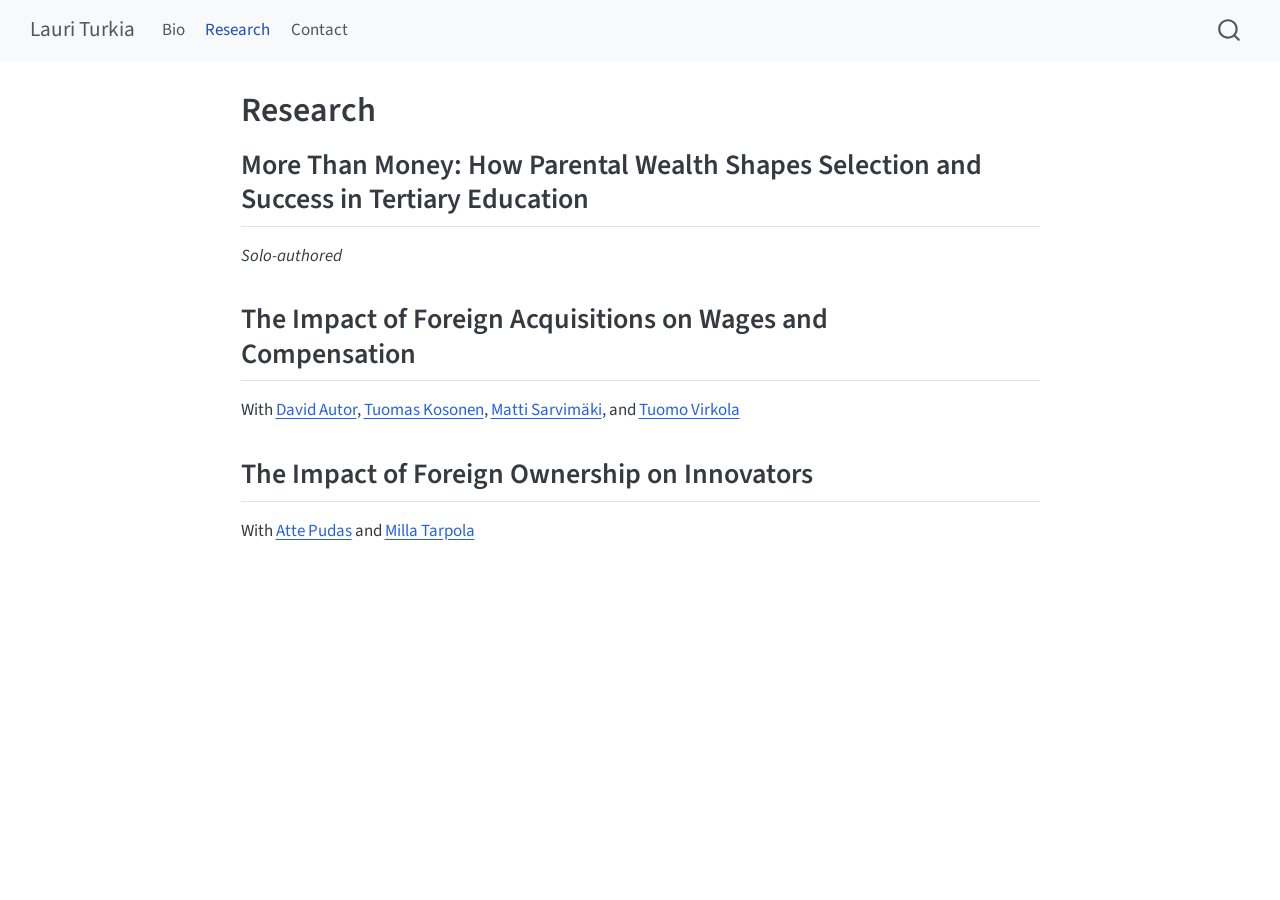
<file: docs/research.html>
<!DOCTYPE html>
<html xmlns="http://www.w3.org/1999/xhtml" lang="en" xml:lang="en"><head>

<meta charset="utf-8">
<meta name="generator" content="quarto-1.10.18">

<meta name="viewport" content="width=device-width, initial-scale=1.0, user-scalable=yes">

<meta name="description" content="Research by Lauri Turkia on parental wealth and tertiary education, foreign ownership and wages, and foreign ownership and innovation.">

<title>Research – Lauri Turkia</title>
<style>
/* Default styles provided by pandoc.
** See https://pandoc.org/MANUAL.html#variables-for-html for config info.
*/
span.smallcaps{font-variant: small-caps;}
div.columns{display: flex; gap: 1.5em;}
div.column{flex: auto;}
@media screen {
div.columns{gap: min(4vw, 1.5em);}
div.column{overflow-x: auto;}
}
div.hanging-indent{margin-left: 1.5em; text-indent: -1.5em;}
ul.task-list{list-style: none;}
ul.task-list li input[type="checkbox"] {
  width: 0.8em;
  margin: 0 0.8em 0.2em -1em; /* quarto-specific, see https://github.com/quarto-dev/quarto-cli/issues/4556 */ 
  vertical-align: middle;
}
</style>


<script src="site_libs/quarto-nav/quarto-nav.js"></script>
<script src="site_libs/quarto-nav/headroom.min.js"></script>
<script src="site_libs/clipboard/clipboard.min.js"></script>
<script src="site_libs/quarto-search/autocomplete.umd.js"></script>
<script src="site_libs/quarto-search/fuse.min.js"></script>
<script src="site_libs/quarto-search/quarto-search.js"></script>
<meta name="quarto:offset" content="./">
<link href="./favicon.svg" rel="icon" type="image/svg+xml">
<script src="site_libs/quarto-html/quarto.js" type="module"></script>
<script src="site_libs/quarto-html/tabsets/tabsets.js" type="module"></script>
<script src="site_libs/quarto-html/popper.min.js"></script>
<script src="site_libs/quarto-html/tippy.umd.min.js"></script>
<script src="site_libs/quarto-html/anchor.min.js"></script>
<link href="site_libs/quarto-html/tippy.css" rel="stylesheet">
<link href="site_libs/quarto-html/quarto-syntax-highlighting-64a204ab8560d761af7679ceaba22944.css" rel="stylesheet" id="quarto-text-highlighting-styles">
<script src="site_libs/bootstrap/bootstrap.min.js"></script>
<link href="site_libs/bootstrap/bootstrap-icons.css" rel="stylesheet">
<link href="site_libs/bootstrap/bootstrap-445b8638c3d06994fee0907d791121c4.min.css" rel="stylesheet" append-hash="true" id="quarto-bootstrap" data-mode="light">
<script id="quarto-search-options" type="application/json">{
  "location": "navbar",
  "copy-button": false,
  "collapse-after": 3,
  "panel-placement": "end",
  "type": "overlay",
  "limit": 50,
  "keyboard-shortcut": [
    "f",
    "/",
    "s"
  ],
  "show-item-context": false,
  "language": {
    "search-no-results-text": "No results",
    "search-matching-documents-text": "matching documents",
    "search-copy-link-title": "Copy link to search",
    "search-hide-matches-text": "Hide additional matches",
    "search-more-match-text": "more match in this document",
    "search-more-matches-text": "more matches in this document",
    "search-clear-button-title": "Clear",
    "search-text-placeholder": "",
    "search-detached-cancel-button-title": "Cancel",
    "search-submit-button-title": "Submit",
    "search-label": "Search"
  }
}</script>
<meta name="google-site-verification" content="ysDZIbPAjcuMIxmdRklNIDM61VozTnlJfnB-rKzfzew">


<link rel="stylesheet" href="styles.css">
<meta property="og:title" content="Research – Lauri Turkia">
<meta property="og:description" content="Research by Lauri Turkia on parental wealth and tertiary education, foreign ownership and wages, and foreign ownership and innovation.">
<meta property="og:image" content="https://lateziii.github.io/LauriTurkia.jpg">
<meta property="og:site_name" content="Lauri Turkia">
<meta name="twitter:title" content="Research – Lauri Turkia">
<meta name="twitter:description" content="Research by Lauri Turkia on parental wealth and tertiary education, foreign ownership and wages, and foreign ownership and innovation.">
<meta name="twitter:image" content="https://lateziii.github.io/LauriTurkia.jpg">
<meta name="twitter:card" content="summary_large_image">
</head>

<body class="nav-fixed fullcontent quarto-light">

<div id="quarto-search-results"></div>
  <header id="quarto-header" class="headroom fixed-top">
    <nav class="navbar navbar-expand-lg " data-bs-theme="dark">
      <div class="navbar-container container-fluid">
      <div class="navbar-brand-container mx-auto">
    <a class="navbar-brand" href="./index.html">
    <span class="navbar-title">Lauri Turkia</span>
    </a>
  </div>
            <div id="quarto-search" class="" title="Search"></div>
          <button class="navbar-toggler" type="button" data-bs-toggle="collapse" data-bs-target="#navbarCollapse" aria-controls="navbarCollapse" role="menu" aria-expanded="false" aria-label="Toggle navigation" onclick="if (window.quartoToggleHeadroom) { window.quartoToggleHeadroom(); }">
  <span class="navbar-toggler-icon"></span>
</button>
          <div class="collapse navbar-collapse" id="navbarCollapse">
            <ul class="navbar-nav navbar-nav-scroll me-auto">
  <li class="nav-item">
    <a class="nav-link" href="./index.html"> 
<span class="menu-text">Bio</span></a>
  </li>  
  <li class="nav-item">
    <a class="nav-link active" href="./research.html" aria-current="page"> 
<span class="menu-text">Research</span></a>
  </li>  
  <li class="nav-item">
    <a class="nav-link" href="./contact.html"> 
<span class="menu-text">Contact</span></a>
  </li>  
</ul>
          </div> <!-- /navcollapse -->
            <div class="quarto-navbar-tools">
</div>
      </div> <!-- /container-fluid -->
    </nav>
</header>
<!-- content -->
<div id="quarto-content" class="quarto-container page-columns page-rows-contents page-layout-article page-navbar">
<!-- sidebar -->
<!-- margin-sidebar -->
    
<!-- main -->
<main class="content" id="quarto-document-content">

<header id="title-block-header" class="quarto-title-block default">
<div class="quarto-title">
<h1 class="title">Research</h1>
</div>

<div>
  <div class="description">
    Research by Lauri Turkia on parental wealth and tertiary education, foreign ownership and wages, and foreign ownership and innovation.
  </div>
</div>


<div class="quarto-title-meta">

    
  
    
  </div>
  


</header>


<section id="more-than-money-how-parental-wealth-shapes-selection-and-success-in-tertiary-education" class="level2">
<h2 class="anchored" data-anchor-id="more-than-money-how-parental-wealth-shapes-selection-and-success-in-tertiary-education">More Than Money: How Parental Wealth Shapes Selection and Success in Tertiary Education</h2>
<p><em>Solo-authored</em></p>
</section>
<section id="the-impact-of-foreign-acquisitions-on-wages-and-compensation" class="level2">
<h2 class="anchored" data-anchor-id="the-impact-of-foreign-acquisitions-on-wages-and-compensation">The Impact of Foreign Acquisitions on Wages and Compensation</h2>
<p>With <a href="https://economics.mit.edu/people/faculty/david-h-autor">David Autor</a>, <a href="https://sites.google.com/view/tuomaskosonen/home">Tuomas Kosonen</a>, <a href="https://matti-sarvimaki.github.io/">Matti Sarvimäki</a>, and <a href="https://sites.google.com/view/tuomovirkola">Tuomo Virkola</a></p>
</section>
<section id="the-impact-of-foreign-ownership-on-innovators" class="level2">
<h2 class="anchored" data-anchor-id="the-impact-of-foreign-ownership-on-innovators">The Impact of Foreign Ownership on Innovators</h2>
<p>With <a href="https://sites.google.com/view/attepudas/home/">Atte Pudas</a> and <a href="https://research.aalto.fi/en/persons/milla-tarpola">Milla Tarpola</a></p>


</section>

</main> <!-- /main -->
<script id="quarto-html-after-body" type="application/javascript">
  window.document.addEventListener("DOMContentLoaded", function (event) {
    const icon = "";
    const anchorJS = new window.AnchorJS();
    anchorJS.options = {
      placement: 'right',
      icon: icon
    };
    anchorJS.add('.anchored');
    const isCodeAnnotation = (el) => {
      for (const clz of el.classList) {
        if (clz.startsWith('code-annotation-')) {                     
          return true;
        }
      }
      return false;
    }
    const onCopySuccess = function(e) {
      // button target
      const button = e.trigger;
      // don't keep focus
      button.blur();
      // flash "checked"
      button.classList.add('code-copy-button-checked');
      var currentTitle = button.getAttribute("title");
      button.setAttribute("title", "Copied!");
      let tooltip;
      if (window.bootstrap) {
        button.setAttribute("data-bs-toggle", "tooltip");
        button.setAttribute("data-bs-placement", "left");
        button.setAttribute("data-bs-title", "Copied!");
        tooltip = new bootstrap.Tooltip(button, 
          { trigger: "manual", 
            customClass: "code-copy-button-tooltip",
            offset: [0, -8]});
        tooltip.show();    
      }
      setTimeout(function() {
        if (tooltip) {
          tooltip.hide();
          button.removeAttribute("data-bs-title");
          button.removeAttribute("data-bs-toggle");
          button.removeAttribute("data-bs-placement");
        }
        button.setAttribute("title", currentTitle);
        button.classList.remove('code-copy-button-checked');
      }, 1000);
      // clear code selection
      e.clearSelection();
    }
    const getTextToCopy = function(trigger) {
      const outerScaffold = trigger.parentElement.cloneNode(true);
      const codeEl = outerScaffold.querySelector('code');
      for (const childEl of codeEl.children) {
        if (isCodeAnnotation(childEl)) {
          childEl.remove();
        }
      }
      return codeEl.innerText;
    }
    const clipboard = new window.ClipboardJS('.code-copy-button:not([data-in-quarto-modal])', {
      text: getTextToCopy
    });
    clipboard.on('success', onCopySuccess);
    if (window.document.getElementById('quarto-embedded-source-code-modal')) {
      const clipboardModal = new window.ClipboardJS('.code-copy-button[data-in-quarto-modal]', {
        text: getTextToCopy,
        container: window.document.getElementById('quarto-embedded-source-code-modal')
      });
      clipboardModal.on('success', onCopySuccess);
    }
      var localhostRegex = new RegExp(/^(?:http|https):\/\/localhost\:?[0-9]*\//);
      var mailtoRegex = new RegExp(/^mailto:/);
        var filterRegex = new RegExp("https:\/\/lateziii\.github\.io");
      var isInternal = (href) => {
          return filterRegex.test(href) || localhostRegex.test(href) || mailtoRegex.test(href);
      }
      // Inspect non-navigation links and adorn them if external
     var links = window.document.querySelectorAll('a[href]:not(.nav-link):not(.navbar-brand):not(.toc-action):not(.sidebar-link):not(.sidebar-item-toggle):not(.pagination-link):not(.no-external):not([aria-hidden]):not(.dropdown-item):not(.quarto-navigation-tool):not(.about-link)');
      for (var i=0; i<links.length; i++) {
        const link = links[i];
        if (!isInternal(link.href)) {
          // undo the damage that might have been done by quarto-nav.js in the case of
          // links that we want to consider external
          if (link.dataset.originalHref !== undefined) {
            link.href = link.dataset.originalHref;
          }
        }
      }
    function tippyHover(el, contentFn, onTriggerFn, onUntriggerFn) {
      const config = {
        allowHTML: true,
        maxWidth: 500,
        delay: 100,
        arrow: false,
        appendTo: function(el) {
            return el.parentElement;
        },
        interactive: true,
        interactiveBorder: 10,
        theme: 'quarto',
        placement: 'bottom-start',
      };
      if (contentFn) {
        config.content = contentFn;
      }
      if (onTriggerFn) {
        config.onTrigger = onTriggerFn;
      }
      if (onUntriggerFn) {
        config.onUntrigger = onUntriggerFn;
      }
      window.tippy(el, config); 
    }
    const noterefs = window.document.querySelectorAll('a[role="doc-noteref"]');
    for (var i=0; i<noterefs.length; i++) {
      const ref = noterefs[i];
      tippyHover(ref, function() {
        // use id or data attribute instead here
        let href = ref.getAttribute('data-footnote-href') || ref.getAttribute('href');
        try { href = new URL(href).hash; } catch {}
        const id = href.replace(/^#\/?/, "");
        const note = window.document.getElementById(id);
        if (note) {
          return note.innerHTML;
        } else {
          return "";
        }
      });
    }
    const xrefs = window.document.querySelectorAll('a.quarto-xref');
    const processXRef = (id, note) => {
      // Strip column container classes
      const stripColumnClz = (el) => {
        el.classList.remove("page-full", "page-columns");
        if (el.children) {
          for (const child of el.children) {
            stripColumnClz(child);
          }
        }
      }
      stripColumnClz(note)
      if (id === null || id.startsWith('sec-')) {
        // Special case sections, only their first couple elements
        const container = document.createElement("div");
        if (note.children && note.children.length > 2) {
          container.appendChild(note.children[0].cloneNode(true));
          for (let i = 1; i < note.children.length; i++) {
            const child = note.children[i];
            if (child.tagName === "P" && child.innerText === "") {
              continue;
            } else {
              container.appendChild(child.cloneNode(true));
              break;
            }
          }
          if (window.Quarto?.typesetMath) {
            window.Quarto.typesetMath(container);
          }
          return container.innerHTML
        } else {
          if (window.Quarto?.typesetMath) {
            window.Quarto.typesetMath(note);
          }
          return note.innerHTML;
        }
      } else {
        // Remove any anchor links if they are present
        const anchorLink = note.querySelector('a.anchorjs-link');
        if (anchorLink) {
          anchorLink.remove();
        }
        if (window.Quarto?.typesetMath) {
          window.Quarto.typesetMath(note);
        }
        if (note.classList.contains("callout")) {
          return note.outerHTML;
        } else {
          return note.innerHTML;
        }
      }
    }
    for (var i=0; i<xrefs.length; i++) {
      const xref = xrefs[i];
      tippyHover(xref, undefined, function(instance) {
        instance.disable();
        let url = xref.getAttribute('href');
        let hash = undefined; 
        if (url.startsWith('#')) {
          hash = url;
        } else {
          try { hash = new URL(url).hash; } catch {}
        }
        if (hash) {
          const id = hash.replace(/^#\/?/, "");
          const note = window.document.getElementById(id);
          if (note !== null) {
            try {
              const html = processXRef(id, note.cloneNode(true));
              instance.setContent(html);
            } finally {
              instance.enable();
              instance.show();
            }
          } else {
            // See if we can fetch this
            fetch(url.split('#')[0])
            .then(res => res.text())
            .then(html => {
              const parser = new DOMParser();
              const htmlDoc = parser.parseFromString(html, "text/html");
              const note = htmlDoc.getElementById(id);
              if (note !== null) {
                const html = processXRef(id, note);
                instance.setContent(html);
              } 
            }).finally(() => {
              instance.enable();
              instance.show();
            });
          }
        } else {
          // See if we can fetch a full url (with no hash to target)
          // This is a special case and we should probably do some content thinning / targeting
          fetch(url)
          .then(res => res.text())
          .then(html => {
            const parser = new DOMParser();
            const htmlDoc = parser.parseFromString(html, "text/html");
            const note = htmlDoc.querySelector('main.content');
            if (note !== null) {
              // This should only happen for chapter cross references
              // (since there is no id in the URL)
              // remove the first header
              if (note.children.length > 0 && note.children[0].tagName === "HEADER") {
                note.children[0].remove();
              }
              const html = processXRef(null, note);
              instance.setContent(html);
            } 
          }).finally(() => {
            instance.enable();
            instance.show();
          });
        }
      }, function(instance) {
      });
    }
        let selectedAnnoteEl;
        const selectorForAnnotation = ( cell, annotation) => {
          let cellAttr = 'data-code-cell="' + cell + '"';
          let lineAttr = 'data-code-annotation="' +  annotation + '"';
          const selector = 'span[' + cellAttr + '][' + lineAttr + ']';
          return selector;
        }
        const selectCodeLines = (annoteEl) => {
          const doc = window.document;
          const targetCell = annoteEl.getAttribute("data-target-cell");
          const targetAnnotation = annoteEl.getAttribute("data-target-annotation");
          const annoteSpan = window.document.querySelector(selectorForAnnotation(targetCell, targetAnnotation));
          const lines = annoteSpan.getAttribute("data-code-lines").split(",");
          const lineIds = lines.map((line) => {
            return targetCell + "-" + line;
          })
          let top = null;
          let height = null;
          let parent = null;
          if (lineIds.length > 0) {
              //compute the position of the single el (top and bottom and make a div)
              const el = window.document.getElementById(lineIds[0]);
              top = el.offsetTop;
              height = el.offsetHeight;
              parent = el.parentElement.parentElement;
            if (lineIds.length > 1) {
              const lastEl = window.document.getElementById(lineIds[lineIds.length - 1]);
              const bottom = lastEl.offsetTop + lastEl.offsetHeight;
              height = bottom - top;
            }
            if (top !== null && height !== null && parent !== null) {
              // cook up a div (if necessary) and position it 
              let div = window.document.getElementById("code-annotation-line-highlight");
              if (div === null) {
                div = window.document.createElement("div");
                div.setAttribute("id", "code-annotation-line-highlight");
                div.style.position = 'absolute';
                parent.appendChild(div);
              }
              div.style.top = top - 2 + "px";
              div.style.height = height + 4 + "px";
              div.style.left = 0;
              let gutterDiv = window.document.getElementById("code-annotation-line-highlight-gutter");
              if (gutterDiv === null) {
                gutterDiv = window.document.createElement("div");
                gutterDiv.setAttribute("id", "code-annotation-line-highlight-gutter");
                gutterDiv.style.position = 'absolute';
                const codeCell = window.document.getElementById(targetCell);
                const gutter = codeCell.querySelector('.code-annotation-gutter');
                gutter.appendChild(gutterDiv);
              }
              gutterDiv.style.top = top - 2 + "px";
              gutterDiv.style.height = height + 4 + "px";
            }
            selectedAnnoteEl = annoteEl;
          }
        };
        const unselectCodeLines = () => {
          const elementsIds = ["code-annotation-line-highlight", "code-annotation-line-highlight-gutter"];
          elementsIds.forEach((elId) => {
            const div = window.document.getElementById(elId);
            if (div) {
              div.remove();
            }
          });
          selectedAnnoteEl = undefined;
        };
          // Handle positioning of the toggle
      window.addEventListener(
        "resize",
        throttle(() => {
          elRect = undefined;
          if (selectedAnnoteEl) {
            selectCodeLines(selectedAnnoteEl);
          }
        }, 10)
      );
      function throttle(fn, ms) {
      let throttle = false;
      let timer;
        return (...args) => {
          if(!throttle) { // first call gets through
              fn.apply(this, args);
              throttle = true;
          } else { // all the others get throttled
              if(timer) clearTimeout(timer); // cancel #2
              timer = setTimeout(() => {
                fn.apply(this, args);
                timer = throttle = false;
              }, ms);
          }
        };
      }
        // Attach click handler to the DT
        const annoteDls = window.document.querySelectorAll('dt[data-target-cell]');
        for (const annoteDlNode of annoteDls) {
          annoteDlNode.addEventListener('click', (event) => {
            const clickedEl = event.target;
            if (clickedEl !== selectedAnnoteEl) {
              unselectCodeLines();
              const activeEl = window.document.querySelector('dt[data-target-cell].code-annotation-active');
              if (activeEl) {
                activeEl.classList.remove('code-annotation-active');
              }
              selectCodeLines(clickedEl);
              clickedEl.classList.add('code-annotation-active');
            } else {
              // Unselect the line
              unselectCodeLines();
              clickedEl.classList.remove('code-annotation-active');
            }
          });
        }
    const findCites = (el) => {
      const parentEl = el.parentElement;
      if (parentEl) {
        const cites = parentEl.dataset.cites;
        if (cites) {
          return {
            el,
            cites: cites.split(' ')
          };
        } else {
          return findCites(el.parentElement)
        }
      } else {
        return undefined;
      }
    };
    var bibliorefs = window.document.querySelectorAll('a[role="doc-biblioref"]');
    for (var i=0; i<bibliorefs.length; i++) {
      const ref = bibliorefs[i];
      const citeInfo = findCites(ref);
      if (citeInfo) {
        tippyHover(citeInfo.el, function() {
          var popup = window.document.createElement('div');
          citeInfo.cites.forEach(function(cite) {
            var citeDiv = window.document.createElement('div');
            citeDiv.classList.add('hanging-indent');
            citeDiv.classList.add('csl-entry');
            var biblioDiv = window.document.getElementById('ref-' + cite);
            if (biblioDiv) {
              citeDiv.innerHTML = biblioDiv.innerHTML;
            }
            popup.appendChild(citeDiv);
          });
          return popup.innerHTML;
        });
      }
    }
  });
  </script>
</div> <!-- /content -->




</body></html>
</file>
<file: docs/site_libs/quarto-html/tippy.css>
.tippy-box[data-animation=fade][data-state=hidden]{opacity:0}[data-tippy-root]{max-width:calc(100vw - 10px)}.tippy-box{position:relative;background-color:#333;color:#fff;border-radius:4px;font-size:14px;line-height:1.4;white-space:normal;outline:0;transition-property:transform,visibility,opacity}.tippy-box[data-placement^=top]>.tippy-arrow{bottom:0}.tippy-box[data-placement^=top]>.tippy-arrow:before{bottom:-7px;left:0;border-width:8px 8px 0;border-top-color:initial;transform-origin:center top}.tippy-box[data-placement^=bottom]>.tippy-arrow{top:0}.tippy-box[data-placement^=bottom]>.tippy-arrow:before{top:-7px;left:0;border-width:0 8px 8px;border-bottom-color:initial;transform-origin:center bottom}.tippy-box[data-placement^=left]>.tippy-arrow{right:0}.tippy-box[data-placement^=left]>.tippy-arrow:before{border-width:8px 0 8px 8px;border-left-color:initial;right:-7px;transform-origin:center left}.tippy-box[data-placement^=right]>.tippy-arrow{left:0}.tippy-box[data-placement^=right]>.tippy-arrow:before{left:-7px;border-width:8px 8px 8px 0;border-right-color:initial;transform-origin:center right}.tippy-box[data-inertia][data-state=visible]{transition-timing-function:cubic-bezier(.54,1.5,.38,1.11)}.tippy-arrow{width:16px;height:16px;color:#333}.tippy-arrow:before{content:"";position:absolute;border-color:transparent;border-style:solid}.tippy-content{position:relative;padding:5px 9px;z-index:1}
</file>
<file: docs/site_libs/quarto-html/quarto-syntax-highlighting-64a204ab8560d761af7679ceaba22944.css>
/* quarto syntax highlight colors */
:root {
  --quarto-hl-ot-color: #003B4F;
  --quarto-hl-at-color: #657422;
  --quarto-hl-ss-color: #20794D;
  --quarto-hl-an-color: #5E5E5E;
  --quarto-hl-fu-color: #4758AB;
  --quarto-hl-st-color: #20794D;
  --quarto-hl-cf-color: #003B4F;
  --quarto-hl-op-color: #5E5E5E;
  --quarto-hl-er-color: #AD0000;
  --quarto-hl-bn-color: #AD0000;
  --quarto-hl-al-color: #AD0000;
  --quarto-hl-va-color: #111111;
  --quarto-hl-bu-color: inherit;
  --quarto-hl-ex-color: inherit;
  --quarto-hl-pp-color: #AD0000;
  --quarto-hl-in-color: #5E5E5E;
  --quarto-hl-vs-color: #20794D;
  --quarto-hl-wa-color: #5E5E5E;
  --quarto-hl-do-color: #5E5E5E;
  --quarto-hl-im-color: #00769E;
  --quarto-hl-ch-color: #20794D;
  --quarto-hl-dt-color: #AD0000;
  --quarto-hl-fl-color: #AD0000;
  --quarto-hl-co-color: #5E5E5E;
  --quarto-hl-cv-color: #5E5E5E;
  --quarto-hl-cn-color: #8f5902;
  --quarto-hl-sc-color: #5E5E5E;
  --quarto-hl-dv-color: #AD0000;
  --quarto-hl-kw-color: #003B4F;
}

/* other quarto variables */
:root {
  --quarto-font-monospace: SFMono-Regular, Menlo, Monaco, Consolas, "Liberation Mono", "Courier New", monospace;
}

/* syntax highlight based on Pandoc's rules */
pre > code.sourceCode > span {
  color: #003B4F;
}

code.sourceCode > span {
  color: #003B4F;
}

div.sourceCode,
div.sourceCode pre.sourceCode {
  color: #003B4F;
}

/* Normal */
code span {
  color: #003B4F;
}

/* Alert */
code span.al {
  color: #AD0000;
  font-style: inherit;
}

/* Annotation */
code span.an {
  color: #5E5E5E;
  font-style: inherit;
}

/* Attribute */
code span.at {
  color: #657422;
  font-style: inherit;
}

/* BaseN */
code span.bn {
  color: #AD0000;
  font-style: inherit;
}

/* BuiltIn */
code span.bu {
  font-style: inherit;
}

/* ControlFlow */
code span.cf {
  color: #003B4F;
  font-weight: bold;
  font-style: inherit;
}

/* Char */
code span.ch {
  color: #20794D;
  font-style: inherit;
}

/* Constant */
code span.cn {
  color: #8f5902;
  font-style: inherit;
}

/* Comment */
code span.co {
  color: #5E5E5E;
  font-style: inherit;
}

/* CommentVar */
code span.cv {
  color: #5E5E5E;
  font-style: italic;
}

/* Documentation */
code span.do {
  color: #5E5E5E;
  font-style: italic;
}

/* DataType */
code span.dt {
  color: #AD0000;
  font-style: inherit;
}

/* DecVal */
code span.dv {
  color: #AD0000;
  font-style: inherit;
}

/* Error */
code span.er {
  color: #AD0000;
  font-style: inherit;
}

/* Extension */
code span.ex {
  font-style: inherit;
}

/* Float */
code span.fl {
  color: #AD0000;
  font-style: inherit;
}

/* Function */
code span.fu {
  color: #4758AB;
  font-style: inherit;
}

/* Import */
code span.im {
  color: #00769E;
  font-style: inherit;
}

/* Information */
code span.in {
  color: #5E5E5E;
  font-style: inherit;
}

/* Keyword */
code span.kw {
  color: #003B4F;
  font-weight: bold;
  font-style: inherit;
}

/* Operator */
code span.op {
  color: #5E5E5E;
  font-style: inherit;
}

/* Other */
code span.ot {
  color: #003B4F;
  font-style: inherit;
}

/* Preprocessor */
code span.pp {
  color: #AD0000;
  font-style: inherit;
}

/* SpecialChar */
code span.sc {
  color: #5E5E5E;
  font-style: inherit;
}

/* SpecialString */
code span.ss {
  color: #20794D;
  font-style: inherit;
}

/* String */
code span.st {
  color: #20794D;
  font-style: inherit;
}

/* Variable */
code span.va {
  color: #111111;
  font-style: inherit;
}

/* VerbatimString */
code span.vs {
  color: #20794D;
  font-style: inherit;
}

/* Warning */
code span.wa {
  color: #5E5E5E;
  font-style: italic;
}

.prevent-inlining {
  content: "</";
}

/*# sourceMappingURL=9d8d5bb603a83b8298b89080a598c93b.css.map */
</file>
<file: docs/styles.css>
/* css styles */

/* Hide the page description subtitle (kept in frontmatter for SEO/meta tags only) */
#title-block-header .description {
  display: none;
}
</file>
